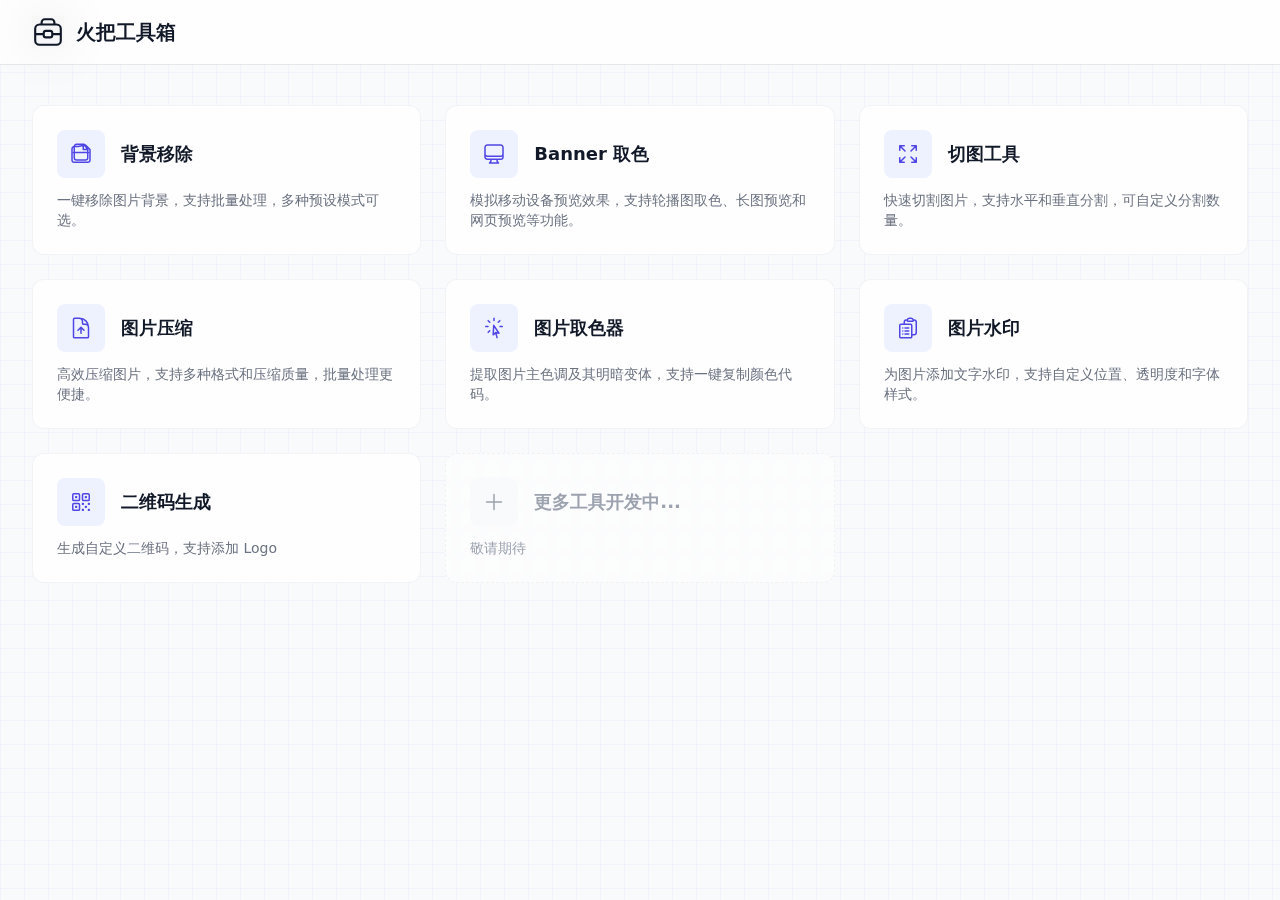
<file: index.html>
<!DOCTYPE html>
<html lang="zh" class="h-full">
<head>
    <meta charset="UTF-8">
    <meta name="viewport" content="width=device-width, initial-scale=1.0">
    <title>工具箱</title>
    <!-- Tailwind CSS -->
    <script src="lib/tailwind.min.js"></script>
    <style>
        .tool-card::before {
            content: '';
            position: absolute;
            inset: 0;
            background: linear-gradient(to bottom right, rgba(79, 70, 229, 0.05) 0%, rgba(99, 102, 241, 0.05) 100%);
            border-radius: inherit;
            z-index: 0;
            opacity: 0;
            transition: opacity 0.3s ease;
        }
        .tool-card:hover::before {
            opacity: 1;
        }
        .bg-grid {
            background-image: linear-gradient(to right, rgba(99, 102, 241, 0.05) 1px, transparent 1px),
                            linear-gradient(to bottom, rgba(99, 102, 241, 0.05) 1px, transparent 1px);
            background-size: 24px 24px;
        }
    </style>
</head>
<body class="h-full bg-gray-50 bg-grid">
    <div class="min-h-full">
        <!-- 导航栏 -->
        <nav class="bg-white/80 backdrop-blur-sm border-b border-gray-200 sticky top-0 z-50">
            <div class="mx-auto max-w-7xl px-4 sm:px-6 lg:px-8">
                <div class="flex h-16 justify-between items-center">
                    <div class="flex items-center gap-x-3">
                        <div class="relative">
                            <svg t="1737523047202" class="h-8 w-8 text-gray-900" viewBox="0 0 1024 1024" version="1.1" xmlns="http://www.w3.org/2000/svg" p-id="1604" width="200" height="200">
                                <path d="M0 0h1024v1024H0z" fill="#202425" opacity=".01" p-id="1605"></path>
                                <path d="M409.6 68.266667a136.533333 136.533333 0 0 0-136.533333 136.533333v34.133333H238.933333a170.666667 170.666667 0 0 0-170.666666 170.666667v375.466667a170.666667 170.666667 0 0 0 170.666666 170.666666h546.133334a170.666667 170.666667 0 0 0 170.666666-170.666666V409.6a170.666667 170.666667 0 0 0-170.666666-170.666667h-34.133334V204.8a136.533333 136.533333 0 0 0-136.533333-136.533333h-204.8z m477.866667 477.866666h-204.8a102.4 102.4 0 0 0-102.4-102.4h-136.533334a102.4 102.4 0 0 0-102.4 102.4H136.533333v-136.533333a102.4 102.4 0 0 1 102.4-102.4h546.133334a102.4 102.4 0 0 1 102.4 102.4v136.533333z m-204.8 68.266667h204.8v170.666667a102.4 102.4 0 0 1-102.4 102.4H238.933333a102.4 102.4 0 0 1-102.4-102.4v-170.666667h204.8a102.4 102.4 0 0 0 102.4 102.4h136.533334a102.4 102.4 0 0 0 102.4-102.4z m-68.266667-34.133333v34.133333a34.133333 34.133333 0 0 1-34.133333 34.133333h-136.533334a34.133333 34.133333 0 0 1-34.133333-34.133333v-68.266667a34.133333 34.133333 0 0 1 34.133333-34.133333h136.533334a34.133333 34.133333 0 0 1 34.133333 34.133333v34.133334z m68.266667-341.333334H341.333333V204.8a68.266667 68.266667 0 0 1 68.266667-68.266667h204.8a68.266667 68.266667 0 0 1 68.266667 68.266667v34.133333z" fill="currentColor" p-id="1606"></path>
                            </svg>
                            <div class="absolute inset-0 bg-gray-900/10 blur-xl rounded-full"></div>
                        </div>
                        <span class="text-xl font-bold text-gray-900">火把工具箱</span>
                    </div>
                </div>
            </div>
        </nav>

        <main>
            <div class="mx-auto max-w-7xl py-10 sm:px-6 lg:px-8">
                <!-- 工具列表 -->
                <div class="grid grid-cols-1 gap-6 sm:grid-cols-2 lg:grid-cols-3">
                    <!-- 背景移除工具 -->
                    <a href="tools/remove-bg/index.html" class="tool-card group relative rounded-xl border border-gray-200/50 bg-white/80 backdrop-blur-sm p-6 transition-all hover:shadow-lg hover:shadow-indigo-500/5 hover:border-indigo-100">
                        <div class="relative z-10">
                            <div class="flex items-center gap-x-4">
                                <div class="inline-flex h-12 w-12 items-center justify-center rounded-lg bg-indigo-50 text-indigo-600 group-hover:bg-indigo-100 transition-colors">
                                    <svg class="h-6 w-6" fill="none" viewBox="0 0 24 24" stroke-width="1.5" stroke="currentColor">
                                        <path stroke-linecap="round" stroke-linejoin="round" d="M9.75 2.25H7.5a2.25 2.25 0 00-2.25 2.25v11.25c0 1.24 1.01 2.25 2.25 2.25h9a2.25 2.25 0 002.25-2.25V7.5L15 2.25h-5.25z M14.25 3v4.5h4.5M19.5 10.5h-15m4.5-6H5.25a2.25 2.25 0 00-2.25 2.25v11.25c0 1.24 1.01 2.25 2.25 2.25h13.5a2.25 2.25 0 002.25-2.25V7.5L16.5 3z" />
                                    </svg>
                                </div>
                                <h3 class="text-lg font-semibold text-gray-900 group-hover:text-indigo-600 transition-colors">背景移除</h3>
                            </div>
                            <p class="mt-3 text-sm text-gray-500">一键移除图片背景，支持批量处理，多种预设模式可选。</p>
                        </div>
                    </a>

                    <!-- Banner 取色工具 -->
                    <a href="tools/banner-color/index.html" class="tool-card group relative rounded-xl border border-gray-200/50 bg-white/80 backdrop-blur-sm p-6 transition-all hover:shadow-lg hover:shadow-indigo-500/5 hover:border-indigo-100">
                        <div class="relative z-10">
                            <div class="flex items-center gap-x-4">
                                <div class="inline-flex h-12 w-12 items-center justify-center rounded-lg bg-indigo-50 text-indigo-600 group-hover:bg-indigo-100 transition-colors">
                                    <svg class="h-6 w-6" fill="none" viewBox="0 0 24 24" stroke-width="1.5" stroke="currentColor">
                                        <path stroke-linecap="round" stroke-linejoin="round" d="M9 17.25v1.007a3 3 0 01-.879 2.122L7.5 21h9l-.621-.621A3 3 0 0115 18.257V17.25m6-12V15a2.25 2.25 0 01-2.25 2.25H5.25A2.25 2.25 0 013 15V5.25m18 0A2.25 2.25 0 0018.75 3H5.25A2.25 2.25 0 003 5.25m18 0V12a2.25 2.25 0 01-2.25 2.25H5.25A2.25 2.25 0 013 12V5.25" />
                                    </svg>
                                </div>
                                <h3 class="text-lg font-semibold text-gray-900 group-hover:text-indigo-600 transition-colors">Banner 取色</h3>
                            </div>
                            <p class="mt-3 text-sm text-gray-500">模拟移动设备预览效果，支持轮播图取色、长图预览和网页预览等功能。</p>
                        </div>
                    </a>

                    <!-- 切图工具 -->
                    <a href="tools/split-images/index.html" class="tool-card group relative rounded-xl border border-gray-200/50 bg-white/80 backdrop-blur-sm p-6 transition-all hover:shadow-lg hover:shadow-indigo-500/5 hover:border-indigo-100">
                        <div class="relative z-10">
                            <div class="flex items-center gap-x-4">
                                <div class="inline-flex h-12 w-12 items-center justify-center rounded-lg bg-indigo-50 text-indigo-600 group-hover:bg-indigo-100 transition-colors">
                                    <svg class="h-6 w-6" fill="none" viewBox="0 0 24 24" stroke-width="1.5" stroke="currentColor">
                                        <path stroke-linecap="round" stroke-linejoin="round" d="M3.75 3.75v4.5m0-4.5h4.5m-4.5 0L9 9M3.75 20.25v-4.5m0 4.5h4.5m-4.5 0L9 15M20.25 3.75h-4.5m4.5 0v4.5m0-4.5L15 9m5.25 11.25h-4.5m4.5 0v-4.5m0 4.5L15 15" />
                                    </svg>
                                </div>
                                <h3 class="text-lg font-semibold text-gray-900 group-hover:text-indigo-600 transition-colors">切图工具</h3>
                            </div>
                            <p class="mt-3 text-sm text-gray-500">快速切割图片，支持水平和垂直分割，可自定义分割数量。</p>
                        </div>
                    </a>

                    <!-- 图片压缩 -->
                    <a href="tools/compress-images/index.html" class="tool-card group relative rounded-xl border border-gray-200/50 bg-white/80 backdrop-blur-sm p-6 transition-all hover:shadow-lg hover:shadow-indigo-500/5 hover:border-indigo-100">
                        <div class="relative z-10">
                            <div class="flex items-center gap-x-4">
                                <div class="inline-flex h-12 w-12 items-center justify-center rounded-lg bg-indigo-50 text-indigo-600 group-hover:bg-indigo-100 transition-colors">
                                    <svg class="h-6 w-6" fill="none" viewBox="0 0 24 24" stroke-width="1.5" stroke="currentColor">
                                        <path stroke-linecap="round" stroke-linejoin="round" d="M19.5 14.25v-2.625a3.375 3.375 0 00-3.375-3.375h-1.5A1.125 1.125 0 0113.5 7.125v-1.5a3.375 3.375 0 00-3.375-3.375H8.25m6.75 12l-3-3m0 0l-3 3m3-3v6m-1.5-15H5.625c-.621 0-1.125.504-1.125 1.125v17.25c0 .621.504 1.125 1.125 1.125h12.75c.621 0 1.125-.504 1.125-1.125V11.25a9 9 0 00-9-9z" />
                                    </svg>
                                </div>
                                <h3 class="text-lg font-semibold text-gray-900 group-hover:text-indigo-600 transition-colors">图片压缩</h3>
                            </div>
                            <p class="mt-3 text-sm text-gray-500">高效压缩图片，支持多种格式和压缩质量，批量处理更便捷。</p>
                        </div>
                    </a>

                    <!-- 图片取色器 -->
                    <a href="tools/color-picker/index.html" class="tool-card group relative rounded-xl border border-gray-200/50 bg-white/80 backdrop-blur-sm p-6 transition-all hover:shadow-lg hover:shadow-indigo-500/5 hover:border-indigo-100">
                        <div class="relative z-10">
                            <div class="flex items-center gap-x-4">
                                <div class="inline-flex h-12 w-12 items-center justify-center rounded-lg bg-indigo-50 text-indigo-600 group-hover:bg-indigo-100 transition-colors">
                                    <svg class="h-6 w-6" fill="none" viewBox="0 0 24 24" stroke-width="1.5" stroke="currentColor">
                                        <path stroke-linecap="round" stroke-linejoin="round" d="M15.042 21.672L13.684 16.6m0 0l-2.51 2.225.569-9.47 5.227 7.917-3.286-.672zM12 2.25V4.5m5.834.166l-1.591 1.591M20.25 10.5H18M7.757 14.743l-1.59 1.59M6 10.5H3.75m4.007-4.243l-1.59-1.59" />
                                    </svg>
                                </div>
                                <h3 class="text-lg font-semibold text-gray-900 group-hover:text-indigo-600 transition-colors">图片取色器</h3>
                            </div>
                            <p class="mt-3 text-sm text-gray-500">提取图片主色调及其明暗变体，支持一键复制颜色代码。</p>
                        </div>
                    </a>

                    <!-- 图片水印工具 -->
                    <a href="tools/watermark/index.html" class="tool-card group relative rounded-xl border border-gray-200/50 bg-white/80 backdrop-blur-sm p-6 transition-all hover:shadow-lg hover:shadow-indigo-500/5 hover:border-indigo-100">
                        <div class="relative z-10">
                            <div class="flex items-center gap-x-4">
                                <div class="inline-flex h-12 w-12 items-center justify-center rounded-lg bg-indigo-50 text-indigo-600 group-hover:bg-indigo-100 transition-colors">
                                    <svg class="h-6 w-6" fill="none" viewBox="0 0 24 24" stroke-width="1.5" stroke="currentColor">
                                        <path stroke-linecap="round" stroke-linejoin="round" d="M9 12h3.75M9 15h3.75M9 18h3.75m3 .75H18a2.25 2.25 0 002.25-2.25V6.108c0-1.135-.845-2.098-1.976-2.192a48.424 48.424 0 00-1.123-.08m-5.801 0c-.065.21-.1.433-.1.664 0 .414.336.75.75.75h4.5a.75.75 0 00.75-.75 2.25 2.25 0 00-.1-.664m-5.8 0A2.251 2.251 0 0113.5 2.25H15c1.012 0 1.867.668 2.15 1.586m-5.8 0c-.376.023-.75.05-1.124.08C9.095 4.01 8.25 4.973 8.25 6.108V8.25m0 0H4.875c-.621 0-1.125.504-1.125 1.125v11.25c0 .621.504 1.125 1.125 1.125h9.75c.621 0 1.125-.504 1.125-1.125V9.375c0-.621-.504-1.125-1.125-1.125H8.25zM6.75 12h.008v.008H6.75V12zm0 3h.008v.008H6.75V15zm0 3h.008v.008H6.75V18z" />
                                    </svg>
                                </div>
                                <h3 class="text-lg font-semibold text-gray-900 group-hover:text-indigo-600 transition-colors">图片水印</h3>
                            </div>
                            <p class="mt-3 text-sm text-gray-500">为图片添加文字水印，支持自定义位置、透明度和字体样式。</p>
                        </div>
                    </a>

                    <!-- 二维码生成 -->
                    <a href="tools/qrcode/index.html" class="tool-card group relative rounded-xl border border-gray-200/50 bg-white/80 backdrop-blur-sm p-6 transition-all hover:shadow-lg hover:shadow-indigo-500/5 hover:border-indigo-100">
                        <div class="relative z-10">
                            <div class="flex items-center gap-x-4">
                                <div class="inline-flex h-12 w-12 items-center justify-center rounded-lg bg-indigo-50 text-indigo-600 group-hover:bg-indigo-100 transition-colors">
                                    <svg class="h-6 w-6" fill="none" viewBox="0 0 24 24" stroke-width="1.5" stroke="currentColor">
                                        <path stroke-linecap="round" stroke-linejoin="round" d="M3.75 4.875c0-.621.504-1.125 1.125-1.125h4.5c.621 0 1.125.504 1.125 1.125v4.5c0 .621-.504 1.125-1.125 1.125h-4.5A1.125 1.125 0 0 1 3.75 9.375v-4.5ZM3.75 14.625c0-.621.504-1.125 1.125-1.125h4.5c.621 0 1.125.504 1.125 1.125v4.5c0 .621-.504 1.125-1.125 1.125h-4.5a1.125 1.125 0 0 1-1.125-1.125v-4.5ZM13.5 4.875c0-.621.504-1.125 1.125-1.125h4.5c.621 0 1.125.504 1.125 1.125v4.5c0 .621-.504 1.125-1.125 1.125h-4.5A1.125 1.125 0 0 1 13.5 9.375v-4.5Z" />
                                        <path stroke-linecap="round" stroke-linejoin="round" d="M6.75 6.75h.75v.75h-.75v-.75ZM6.75 16.5h.75v.75h-.75v-.75ZM16.5 6.75h.75v.75h-.75v-.75ZM13.5 13.5h.75v.75h-.75v-.75ZM13.5 19.5h.75v.75h-.75v-.75ZM19.5 13.5h.75v.75h-.75v-.75ZM19.5 19.5h.75v.75h-.75v-.75ZM16.5 16.5h.75v.75h-.75v-.75Z" />
                                    </svg>
                                </div>
                                <h3 class="text-lg font-semibold text-gray-900 group-hover:text-indigo-600 transition-colors">二维码生成</h3>
                            </div>
                            <p class="mt-3 text-sm text-gray-500">生成自定义二维码，支持添加 Logo</p>
                        </div>
                    </a>

                    <!-- 更多工具 -->
                    <div class="tool-card group relative rounded-xl border border-dashed border-gray-200/50 bg-white/50 backdrop-blur-sm p-6">
                        <div class="relative z-10">
                            <div class="flex items-center gap-x-4">
                                <div class="inline-flex h-12 w-12 items-center justify-center rounded-lg bg-gray-50 text-gray-400">
                                    <svg class="h-6 w-6" fill="none" viewBox="0 0 24 24" stroke-width="1.5" stroke="currentColor">
                                        <path stroke-linecap="round" stroke-linejoin="round" d="M12 4.5v15m7.5-7.5h-15" />
                                    </svg>
                                </div>
                                <h3 class="text-lg font-semibold text-gray-400">更多工具开发中...</h3>
                            </div>
                            <p class="mt-3 text-sm text-gray-400">敬请期待</p>
                        </div>
                    </div>
                </div>
            </div>
        </main>
    </div>
</body>
</html>
</file>
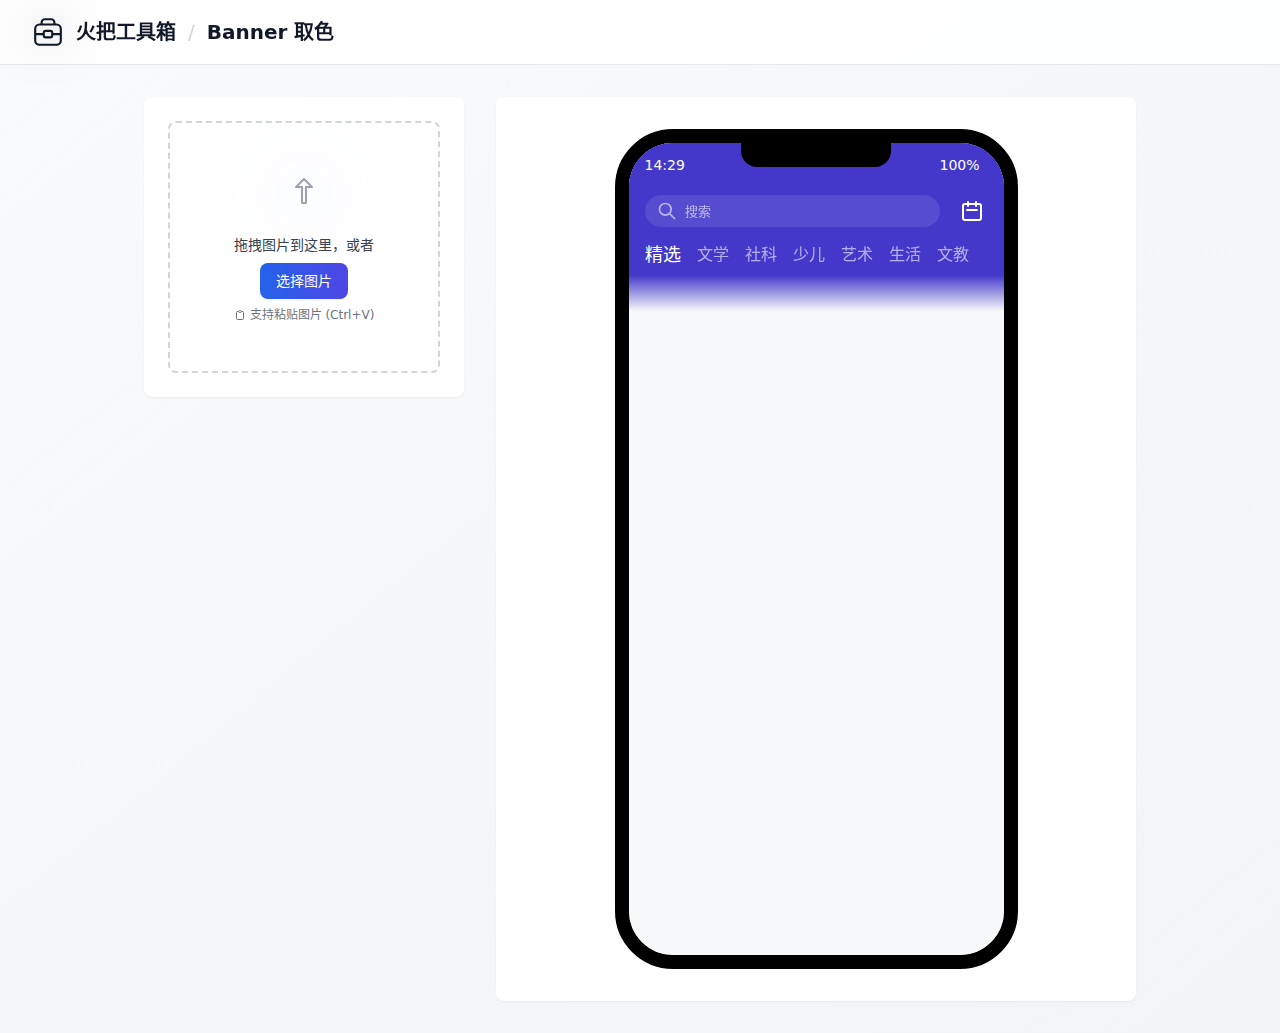
<file: tools/banner-color/index.html>
<!DOCTYPE html>
<html lang="zh-CN">
<head>
    <meta charset="UTF-8">
    <meta name="viewport" content="width=device-width, initial-scale=1.0">
    <title>Banner 取色 - 火把工具箱</title>
    <script src="../../lib/tailwind.min.js"></script>
    <link rel="stylesheet" href="../../lib/swiper-bundle.min.css">
    <link rel="stylesheet" href="style.css">
</head>
<body class="bg-gradient-to-br from-gray-50 to-gray-100 min-h-screen">
    <!-- 导航栏 -->
    <nav class="bg-white/80 backdrop-blur-sm border-b border-gray-200 sticky top-0 z-50">
        <div class="mx-auto max-w-7xl px-4 sm:px-6 lg:px-8">
            <div class="flex h-16 items-center">
                <div class="flex items-center gap-x-3">
                    <a href="../../index.html" class="flex items-center gap-x-3">
                        <div class="relative">
                            <svg t="1737523047202" class="h-8 w-8 text-gray-900" viewBox="0 0 1024 1024" version="1.1" xmlns="http://www.w3.org/2000/svg" p-id="1604" width="200" height="200">
                                <path d="M0 0h1024v1024H0z" fill="#202425" opacity=".01" p-id="1605"></path>
                                <path d="M409.6 68.266667a136.533333 136.533333 0 0 0-136.533333 136.533333v34.133333H238.933333a170.666667 170.666667 0 0 0-170.666666 170.666667v375.466667a170.666667 170.666667 0 0 0 170.666666 170.666666h546.133334a170.666667 170.666667 0 0 0 170.666666-170.666666V409.6a170.666667 170.666667 0 0 0-170.666666-170.666667h-34.133334V204.8a136.533333 136.533333 0 0 0-136.533333-136.533333h-204.8z m477.866667 477.866666h-204.8a102.4 102.4 0 0 0-102.4-102.4h-136.533334a102.4 102.4 0 0 0-102.4 102.4H136.533333v-136.533333a102.4 102.4 0 0 1 102.4-102.4h546.133334a102.4 102.4 0 0 1 102.4 102.4v136.533333z m-204.8 68.266667h204.8v170.666667a102.4 102.4 0 0 1-102.4 102.4H238.933333a102.4 102.4 0 0 1-102.4-102.4v-170.666667h204.8a102.4 102.4 0 0 0 102.4 102.4h136.533334a102.4 102.4 0 0 0 102.4-102.4z m-68.266667-34.133333v34.133333a34.133333 34.133333 0 0 1-34.133333 34.133333h-136.533334a34.133333 34.133333 0 0 1-34.133333-34.133333v-68.266667a34.133333 34.133333 0 0 1 34.133333-34.133333h136.533334a34.133333 34.133333 0 0 1 34.133333 34.133333v34.133334z m68.266667-341.333334H341.333333V204.8a68.266667 68.266667 0 0 1 68.266667-68.266667h204.8a68.266667 68.266667 0 0 1 68.266667 68.266667v34.133333z" fill="currentColor" p-id="1606"></path>
                            </svg>
                            <div class="absolute inset-0 bg-gray-900/10 blur-xl rounded-full"></div>
                        </div>
                        <span class="text-xl font-bold text-gray-900">火把工具箱</span>
                    </a>
                    <span class="text-gray-300 text-xl">/</span>
                    <span class="text-xl font-bold text-gray-900">Banner 取色</span>
                </div>
            </div>
        </div>
    </nav>

    <div class="container mx-auto px-4 py-8 max-w-5xl">
        <!-- 主体内容 -->
        <div class="flex gap-8">
            <!-- 左侧控制面板 -->
            <div class="w-80 flex-shrink-0">
                <div class="bg-white shadow-sm rounded-lg p-6 max-h-[calc(100vh-120px)] overflow-y-auto">
                    <div class="space-y-6">
                        <!-- Banner模式输入 -->
                        <div>
                            <!-- 上传按钮 -->
                            <div id="dropZone" class="border-2 border-dashed border-gray-300 rounded-lg p-12 transition-all duration-300 ease-in-out hover:border-indigo-500 hover:bg-indigo-50/50 group">
                                <div class="flex flex-col items-center justify-center space-y-4">
                                    <div class="relative">
                                        <svg class="mx-auto h-12 w-12 text-gray-400" stroke="currentColor" fill="none" viewBox="0 0 48 48">
                                            <path d="M24 8l-8 8h6v16h4V16h6l-8-8z" stroke-width="2" stroke-linecap="round" stroke-linejoin="round"/>
                                        </svg>
                                        <div class="absolute inset-0 bg-gradient-to-br from-blue-500/10 to-indigo-500/10 rounded-full blur-2xl"></div>
                                    </div>
                                    <div class="text-center">
                                        <p class="text-sm font-medium text-gray-700">拖拽图片到这里，或者</p>
                                        <input type="file" id="bannerImageInput" class="hidden" multiple accept="image/*">
                                        <button onclick="document.getElementById('bannerImageInput').click()" 
                                                class="mt-2 px-4 py-2 bg-gradient-to-r from-blue-600 to-indigo-600 text-white text-sm rounded-lg hover:from-blue-700 hover:to-indigo-700 focus:outline-none focus:ring-2 focus:ring-blue-500/50 focus:ring-offset-2 transition-all shadow-sm">
                                            选择图片
                                        </button>
                                        <p class="mt-2 text-xs text-gray-500 flex items-center justify-center">
                                            <svg class="w-3 h-3 mr-1" fill="none" stroke="currentColor" viewBox="0 0 24 24">
                                                <path stroke-linecap="round" stroke-linejoin="round" stroke-width="2" d="M9 5H7a2 2 0 00-2 2v12a2 2 0 002 2h10a2 2 0 002-2V7a2 2 0 00-2-2h-2M9 5a2 2 0 002 2h2a2 2 0 002-2M9 5a2 2 0 012-2h2a2 2 0 012 2"/>
                                            </svg>
                                            支持粘贴图片 (Ctrl+V)
                                        </p>
                                    </div>
                                </div>
                            </div>

                            <!-- 已上传图片预览 -->
                            <div id="uploadedImages" class="hidden mt-6">
                                <div class="text-sm font-medium text-gray-700 mb-2">已上传图片</div>
                                <div class="space-y-3">
                                    <!-- 图片列表将动态添加 -->
                                </div>
                            </div>
                        </div>
                    </div>
                </div>
            </div>

            <!-- 右侧预览区域 -->
            <div class="flex-1 flex items-center justify-center bg-white shadow-sm rounded-lg p-8">
                <!-- iOS 设备模拟器 -->
                <div class="ios-device relative" style="width: 403px; height: 840px;">
                    <!-- 设备外壳 -->
                    <div class="absolute inset-0 border-[14px] border-black rounded-[58px] bg-white">
                        <!-- 刘海 -->
                        <div class="absolute top-0 left-1/2 -translate-x-1/2 w-[40%] h-[24px] bg-black rounded-b-[16px] z-20"></div>
                        <!-- 屏幕内容 -->
                        <div class="device-screen w-full h-full">
                            <div id="previewContent" class="preview-content w-full h-[768px] hide-scrollbar overflow-auto">
                                <!-- 顶部区域 -->
                                <div class="top-section">
                                    <!-- 状态栏 -->
                                    <div class="status-bar">
                                        <div class="flex justify-between items-center w-full">
                                            <div class="flex items-center gap-2">
                                                <span id="time">9:41</span>
                                            </div>
                                            <div class="flex items-center gap-2">
                                                <span>100%</span>
                                                <div class="battery-icon">
                                                    <div class="battery-level"></div>
                                                </div>
                                            </div>
                                        </div>
                                    </div>

                                    <!-- 搜索栏 -->
                                    <div class="search-bar flex items-center gap-4">
                                        <div class="search-input-wrapper relative">
                                            <svg class="absolute left-3 top-1/2 -translate-y-1/2 w-5 h-5 opacity-60" fill="none" stroke="currentColor" viewBox="0 0 24 24">
                                                <path stroke-linecap="round" stroke-linejoin="round" stroke-width="2" d="M21 21l-6-6m2-5a7 7 0 11-14 0 7 7 0 0114 0z" />
                                            </svg>
                                            <input type="search" class="search-input" placeholder="搜索">
                                        </div>
                                        <button class="punch-button">
                                            <svg class="w-6 h-6" fill="none" stroke="currentColor" viewBox="0 0 24 24">
                                                <path stroke-linecap="round" stroke-linejoin="round" stroke-width="2" d="M8 7V3m8 4V3m-9 8h10M5 21h14a2 2 0 002-2V7a2 2 0 00-2-2H5a2 2 0 00-2 2v12a2 2 0 002 2z" />
                                            </svg>
                                        </button>
                                    </div>

                                    <!-- 标签栏 -->
                                    <div class="tags-bar">
                                        <div class="tags-list">
                                            <span class="tag active">精选</span>
                                            <span class="tag">文学</span>
                                            <span class="tag">社科</span>
                                            <span class="tag">少儿</span>
                                            <span class="tag">艺术</span>
                                            <span class="tag">生活</span>
                                            <span class="tag">文教</span>
                                        </div>
                                    </div>
                                </div>

                                <!-- 轮播区域 -->
                                <div class="swiper-section">
                                    <div class="swiper-container">
                                        <div class="swiper-wrapper">
                                            <!-- 轮播图内容将动态添加 -->
                                        </div>
                                        <div class="swiper-pagination"></div>
                                    </div>
                                </div>

                                <!-- 内容区域 -->
                                <div class="content-section">
                                    <!-- 内容将在这里显示 -->
                                </div>
                            </div>
                        </div>
                    </div>
                </div>
            </div>
        </div>
    </div>

    <script src="../../lib/swiper-bundle.min.js"></script>
    <script src="script.js"></script>
</body>
</html>
</file>
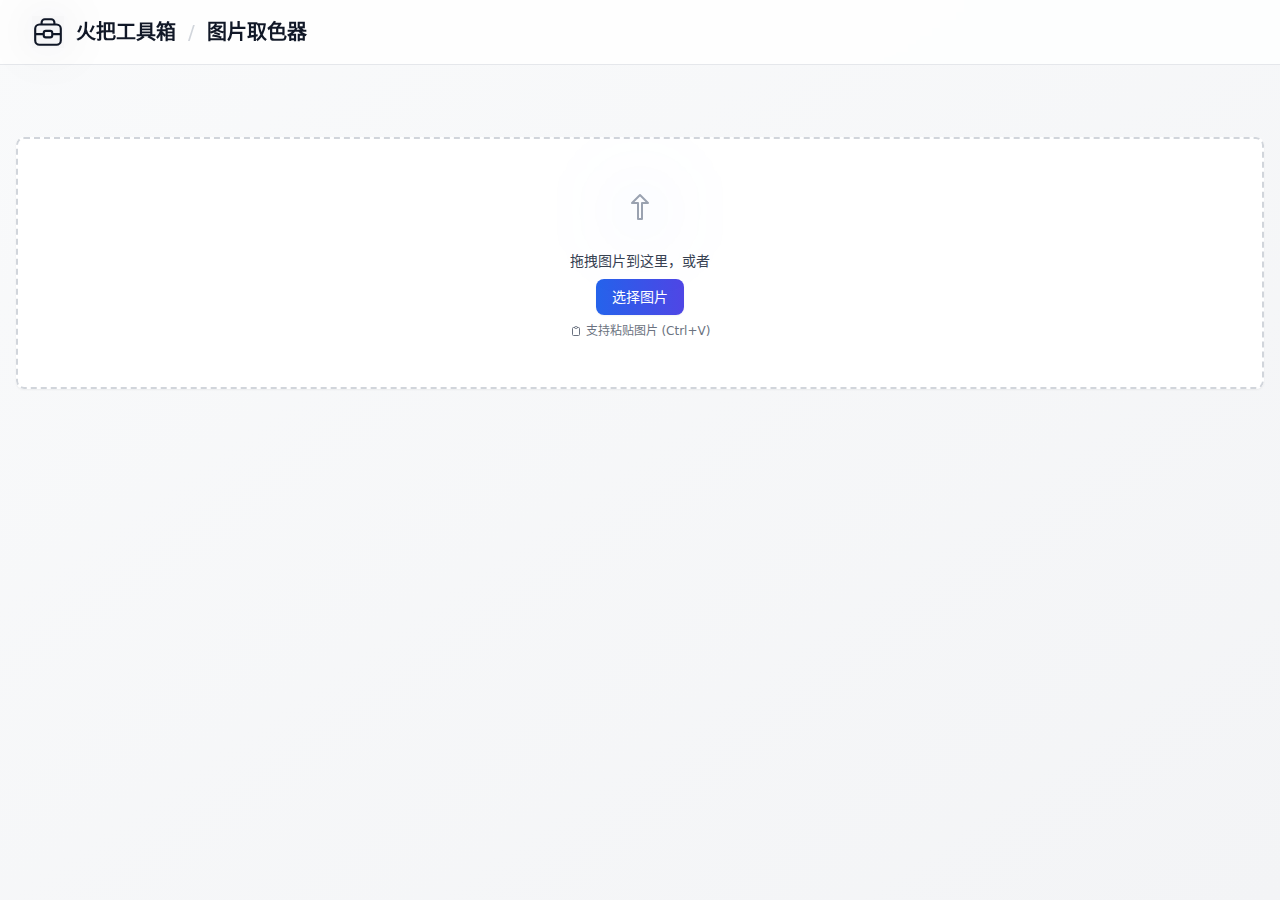
<file: tools/color-picker/index.html>
<!DOCTYPE html>
<html lang="zh-CN">

<head>
    <meta charset="UTF-8">
    <meta name="viewport" content="width=device-width, initial-scale=1.0">
    <title>图片取色器 - 火把工具箱</title>
    <script src="../../lib/tailwind.min.js"></script>
    <script src="color-thief.js"></script>
    <link rel="stylesheet" href="style.css">
</head>

<body class="bg-gradient-to-br from-gray-50 to-gray-100 min-h-screen">
    <!-- 导航栏 -->
    <nav class="bg-white/80 backdrop-blur-sm border-b border-gray-200 sticky top-0 z-50">
        <div class="mx-auto max-w-7xl px-4 sm:px-6 lg:px-8">
            <div class="flex h-16 items-center">
                <div class="flex items-center gap-x-3">
                    <a href="../../index.html" class="flex items-center gap-x-3">
                        <div class="relative">
                            <svg t="1737523047202" class="h-8 w-8 text-gray-900" viewBox="0 0 1024 1024" version="1.1" xmlns="http://www.w3.org/2000/svg" p-id="1604" width="200" height="200">
                                <path d="M0 0h1024v1024H0z" fill="#202425" opacity=".01" p-id="1605"></path>
                                <path d="M409.6 68.266667a136.533333 136.533333 0 0 0-136.533333 136.533333v34.133333H238.933333a170.666667 170.666667 0 0 0-170.666666 170.666667v375.466667a170.666667 170.666667 0 0 0 170.666666 170.666666h546.133334a170.666667 170.666667 0 0 0 170.666666-170.666666V409.6a170.666667 170.666667 0 0 0-170.666666-170.666667h-34.133334V204.8a136.533333 136.533333 0 0 0-136.533333-136.533333h-204.8z m477.866667 477.866666h-204.8a102.4 102.4 0 0 0-102.4-102.4h-136.533334a102.4 102.4 0 0 0-102.4 102.4H136.533333v-136.533333a102.4 102.4 0 0 1 102.4-102.4h546.133334a102.4 102.4 0 0 1 102.4 102.4v136.533333z m-204.8 68.266667h204.8v170.666667a102.4 102.4 0 0 1-102.4 102.4H238.933333a102.4 102.4 0 0 1-102.4-102.4v-170.666667h204.8a102.4 102.4 0 0 0 102.4 102.4h136.533334a102.4 102.4 0 0 0 102.4-102.4z m-68.266667-34.133333v34.133333a34.133333 34.133333 0 0 1-34.133333 34.133333h-136.533334a34.133333 34.133333 0 0 1-34.133333-34.133333v-68.266667a34.133333 34.133333 0 0 1 34.133333-34.133333h136.533334a34.133333 34.133333 0 0 1 34.133333 34.133333v34.133334z m68.266667-341.333334H341.333333V204.8a68.266667 68.266667 0 0 1 68.266667-68.266667h204.8a68.266667 68.266667 0 0 1 68.266667 68.266667v34.133333z" fill="currentColor" p-id="1606"></path>
                            </svg>
                            <div class="absolute inset-0 bg-gray-900/10 blur-xl rounded-full"></div>
                        </div>
                        <span class="text-xl font-bold text-gray-900">火把工具箱</span>
                    </a>
                    <span class="text-gray-300 text-xl">/</span>
                    <span class="text-xl font-bold text-gray-900">图片取色器</span>
                </div>
            </div>
        </div>
    </nav>

    <div class="container mx-auto px-4 py-8 max-w-7xl">
        <div class="min-h-full">
            <!-- 主体内容 -->
            <div class="py-10">
                <main class="mx-auto max-w-7xl">
                    <div class="bg-white shadow-sm rounded-lg overflow-hidden">
                        <!-- 上传区域 -->
                        <div id="dropZone" class="border-2 border-dashed border-gray-300 rounded-lg p-12 transition-all duration-300 ease-in-out hover:border-indigo-500 hover:bg-indigo-50/50 group">
                            <div class="flex flex-col items-center justify-center space-y-4">
                                <div class="relative">
                                    <svg class="mx-auto h-12 w-12 text-gray-400" stroke="currentColor" fill="none" viewBox="0 0 48 48">
                                        <path d="M24 8l-8 8h6v16h4V16h6l-8-8z" stroke-width="2" stroke-linecap="round" stroke-linejoin="round"/>
                                    </svg>
                                    <div class="absolute inset-0 bg-gradient-to-br from-blue-500/10 to-indigo-500/10 rounded-full blur-2xl"></div>
                                </div>
                                <div class="text-center">
                                    <p class="text-sm font-medium text-gray-700">拖拽图片到这里，或者</p>
                                    <input type="file" id="fileInput" class="hidden" accept="image/*" multiple>
                                    <button onclick="document.getElementById('fileInput').click()" 
                                            class="mt-2 px-4 py-2 bg-gradient-to-r from-blue-600 to-indigo-600 text-white text-sm rounded-lg hover:from-blue-700 hover:to-indigo-700 focus:outline-none focus:ring-2 focus:ring-blue-500/50 focus:ring-offset-2 transition-all shadow-sm">
                                        选择图片
                                    </button>
                                    <p class="mt-2 text-xs text-gray-500 flex items-center justify-center">
                                        <svg class="w-3 h-3 mr-1" fill="none" stroke="currentColor" viewBox="0 0 24 24">
                                            <path stroke-linecap="round" stroke-linejoin="round" stroke-width="2" d="M9 5H7a2 2 0 00-2 2v12a2 2 0 002 2h10a2 2 0 002-2V7a2 2 0 00-2-2h-2M9 5a2 2 0 002 2h2a2 2 0 002-2M9 5a2 2 0 012-2h2a2 2 0 012 2"/>
                                        </svg>
                                        支持粘贴图片 (Ctrl+V)
                                    </p>
                                </div>
                            </div>
                                            <path d="M9.25 13.25a.75.75 0 001.5 0V4.636l2.955 3.129a.75.75 0 001.09-1.03l-4.25-4.5a.75.75 0 00-1.09 0l-4.25 4.5a.75.75 0 101.09 1.03L9.25 4.636v8.614z" />
                                            <path d="M3.5 12.75a.75.75 0 00-1.5 0v2.5A2.75 2.75 0 004.75 18h10.5A2.75 2.75 0 0018 15.25v-2.5a.75.75 0 00-1.5 0v2.5c0 .69-.56 1.25-1.25 1.25H4.75c-.69 0-1.25-.56-1.25-1.25v-2.5z" />
                                        </svg>
                                       
                                    </button>
                                </div>
                            </div>
                        </div>

                        <!-- 图片预览和颜色展示区域 -->
                        <div id="imagePreviewContainer" class="hidden mt-8 px-6">
                            <div class="flex flex-col items-center">
                                <!-- 图片和颜色列表会动态添加到这里 -->
                            </div>
                        </div>
                    </div>
                </main>
            </div>
        </div>
    </div>

    <!-- 图片和颜色块模板 -->
    <template id="imageBlockTemplate">
        <div class="bg-white p-6 rounded-xl  w-full max-w-3xl">
            <div class="flex flex-col md:flex-row items-center justify-center gap-6">
                <!-- 图片 -->
                <div class="w-full md:w-[400px]">
                    <img class="preview-image w-full h-40 rounded-lg shadow-sm object-cover" src="" alt="预览图片">
                </div>
                <!-- 颜色展示 -->
                <div class="color-container flex flex-col gap-2">
                    <!-- 颜色卡片会动态添加到这里 -->
                </div>
            </div>
        </div>
    </template>

    <!-- 颜色卡片模板 -->
    <template id="colorTemplate">
        <div class="group relative cursor-pointer">
            <div class="color-box w-32 h-12 rounded shadow-sm flex items-center justify-center transition-all hover:brightness-90 active:brightness-75">
                <span class="text-sm font-medium color-hex transition-opacity"></span>
                <div class="absolute inset-0 bg-black/50 rounded opacity-0 group-hover:opacity-100 flex items-center justify-center transition-opacity">
                    <span class="text-sm text-white">点击复制</span>
                </div>
            </div>
        </div>
    </template>

    <!-- Toast 提示 -->
    <div id="toast" class="fixed bottom-4 right-4 transform translate-y-full opacity-0 transition-all duration-300 ease-in-out">
        <div class="bg-gray-900 text-white px-4 py-2 rounded-lg shadow-lg">
            <p class="text-sm">颜色代码已复制到剪贴板</p>
        </div>
    </div>

    <script>
        document.addEventListener('DOMContentLoaded', function() {
            const dropZone = document.getElementById('dropZone');
            const fileInput = document.getElementById('fileInput');
            const imagePreviewContainer = document.getElementById('imagePreviewContainer');
            const imageBlockTemplate = document.getElementById('imageBlockTemplate');
            const colorTemplate = document.getElementById('colorTemplate');
            const toast = document.getElementById('toast');
            const colorThief = new ColorThief();

            // 拖拽上传
            dropZone.addEventListener('dragover', (e) => {
                e.preventDefault();
                dropZone.classList.add('border-indigo-500', 'bg-indigo-50/50');
            });

            dropZone.addEventListener('dragleave', (e) => {
                e.preventDefault();
                dropZone.classList.remove('border-indigo-500', 'bg-indigo-50/50');
            });

            dropZone.addEventListener('drop', (e) => {
                e.preventDefault();
                dropZone.classList.remove('border-indigo-500', 'bg-indigo-50/50');
                handleFiles(e.dataTransfer.files);
            });

            // 文件选择
            fileInput.addEventListener('change', (e) => {
                handleFiles(e.target.files);
            });

            // 调整颜色亮度
            function adjustColor(color, factor) {
                return color.map(channel => Math.min(255, Math.max(0, channel + factor)));
            }

            // 计算文字颜色
            function getTextColor(rgbArr) {
                return 0.213 * rgbArr[0] + 0.715 * rgbArr[1] + 0.072 * rgbArr[2] > 255 / 2 ? '#000000' : '#ffffff';
            }

            // RGB 转 HEX
            function rgbToHex(r, g, b) {
                return "#" + ((1 << 24) + (r << 16) + (g << 8) + b).toString(16).slice(1).toUpperCase();
            }

            // 处理图片上传
            function handleFiles(files) {
                if (files.length > 0) {
                    imagePreviewContainer.classList.remove('hidden');
                }
                
                Array.from(files).forEach(file => {
                    if (file.type.startsWith('image/')) {
                        handleImageUpload(file);
                    }
                });
            }

            // 处理单个图片
            function handleImageUpload(file) {
                const reader = new FileReader();
                reader.onload = function(e) {
                    // 创建新的图片块
                    const imageBlock = imageBlockTemplate.content.cloneNode(true);
                    const img = imageBlock.querySelector('.preview-image');
                    const colorContainer = imageBlock.querySelector('.color-container');
                    
                    img.src = e.target.result;
                    img.onload = function() {
                        // 获取主色调
                        const dominantColor = colorThief.getColor(this);
                        const hexColor = rgbToHex(dominantColor[0], dominantColor[1], dominantColor[2]);

                        // 生成明暗变体
                        const lighterColor = adjustColor(dominantColor, 25);
                        const lighterHex = rgbToHex(lighterColor[0], lighterColor[1], lighterColor[2]);

                        const darkerColor = adjustColor(dominantColor, -25);
                        const darkerHex = rgbToHex(darkerColor[0], darkerColor[1], darkerColor[2]);
                        
                        // 显示颜色
                        [
                            { color: lighterColor, hex: lighterHex },
                            { color: dominantColor, hex: hexColor },
                            { color: darkerColor, hex: darkerHex }
                        ].forEach(({ color, hex }) => {
                            const colorCard = colorTemplate.content.cloneNode(true);
                            const colorBox = colorCard.querySelector('.color-box');
                            const hexText = colorCard.querySelector('.color-hex');
                            
                            colorBox.style.backgroundColor = `rgb(${color[0]}, ${color[1]}, ${color[2]})`;
                            hexText.textContent = hex;
                            hexText.style.color = getTextColor(color);
                            
                            // 添加点击复制功能
                            colorCard.querySelector('.group').addEventListener('click', () => {
                                navigator.clipboard.writeText(hex).then(() => {
                                    showToast(`颜色 ${hex} 复制成功`);
                                }).catch(() => {
                                    showToast(`颜色 ${hex} 复制失败`);
                                });
                            });
                            
                            colorContainer.appendChild(colorCard);
                        });
                    };
                    
                    // 添加到容器
                    imagePreviewContainer.querySelector('.flex').appendChild(imageBlock);
                };
                reader.readAsDataURL(file);
            }

            // 显示 Toast
            function showToast(message) {
                toast.classList.remove('translate-y-full', 'opacity-0');
                toast.querySelector('p').textContent = message;
                setTimeout(() => {
                    toast.classList.add('translate-y-full', 'opacity-0');
                }, 3000);
            }
        });
    </script>
</body>

</html>
</file>
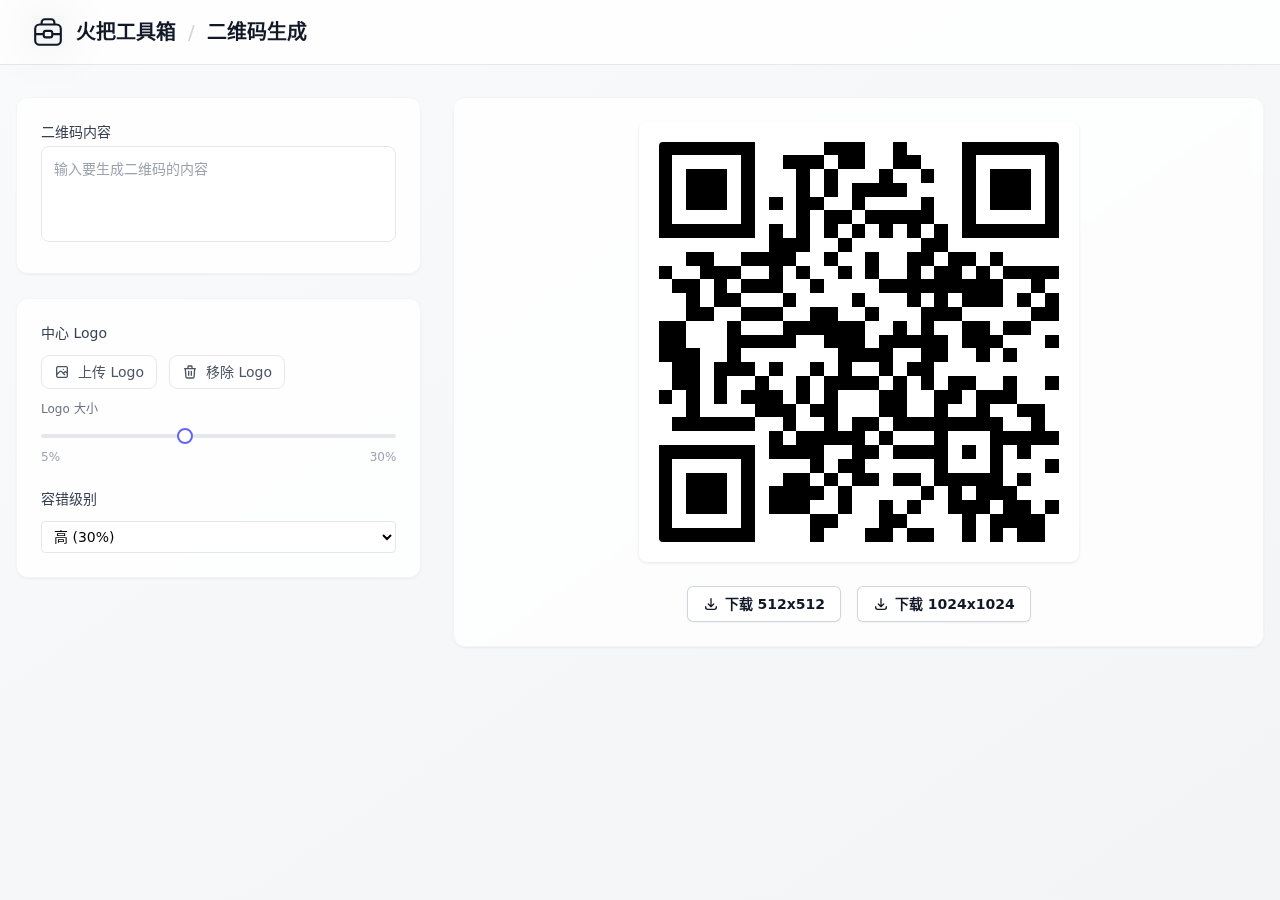
<file: tools/qrcode/index.html>
<!DOCTYPE html>
<html lang="zh-CN">
<head>
    <meta charset="UTF-8">
    <meta name="viewport" content="width=device-width, initial-scale=1.0">
    <title>二维码生成 - 火把工具箱</title>
    <script src="../../lib/tailwind.min.js"></script>
    <script src="../../lib/qrcode.min.js"></script>
    <link rel="stylesheet" href="style.css">
</head>
<body class="bg-gradient-to-br from-gray-50 to-gray-100 min-h-screen">
    <!-- 导航栏 -->
    <nav class="bg-white/80 backdrop-blur-sm border-b border-gray-200 sticky top-0 z-50">
        <div class="mx-auto max-w-7xl px-4 sm:px-6 lg:px-8">
            <div class="flex h-16 items-center">
                <div class="flex items-center gap-x-3">
                    <a href="../../index.html" class="flex items-center gap-x-3">
                        <div class="relative">
                            <svg t="1737523047202" class="h-8 w-8 text-gray-900" viewBox="0 0 1024 1024" version="1.1" xmlns="http://www.w3.org/2000/svg" p-id="1604" width="200" height="200">
                                <path d="M0 0h1024v1024H0z" fill="#202425" opacity=".01" p-id="1605"></path>
                                <path d="M409.6 68.266667a136.533333 136.533333 0 0 0-136.533333 136.533333v34.133333H238.933333a170.666667 170.666667 0 0 0-170.666666 170.666667v375.466667a170.666667 170.666667 0 0 0 170.666666 170.666666h546.133334a170.666667 170.666667 0 0 0 170.666666-170.666666V409.6a170.666667 170.666667 0 0 0-170.666666-170.666667h-34.133334V204.8a136.533333 136.533333 0 0 0-136.533333-136.533333h-204.8z m477.866667 477.866666h-204.8a102.4 102.4 0 0 0-102.4-102.4h-136.533334a102.4 102.4 0 0 0-102.4 102.4H136.533333v-136.533333a102.4 102.4 0 0 1 102.4-102.4h546.133334a102.4 102.4 0 0 1 102.4 102.4v136.533333z m-204.8 68.266667h204.8v170.666667a102.4 102.4 0 0 1-102.4 102.4H238.933333a102.4 102.4 0 0 1-102.4-102.4v-170.666667h204.8a102.4 102.4 0 0 0 102.4 102.4h136.533334a102.4 102.4 0 0 0 102.4-102.4z m-68.266667-34.133333v34.133333a34.133333 34.133333 0 0 1-34.133333 34.133333h-136.533334a34.133333 34.133333 0 0 1-34.133333-34.133333v-68.266667a34.133333 34.133333 0 0 1 34.133333-34.133333h136.533334a34.133333 34.133333 0 0 1 34.133333 34.133333v34.133334z m68.266667-341.333334H341.333333V204.8a68.266667 68.266667 0 0 1 68.266667-68.266667h204.8a68.266667 68.266667 0 0 1 68.266667 68.266667v34.133333z" fill="currentColor" p-id="1606"></path>
                            </svg>
                            <div class="absolute inset-0 bg-gray-900/10 blur-xl rounded-full"></div>
                        </div>
                        <span class="text-xl font-bold text-gray-900">火把工具箱</span>
                    </a>
                    <span class="text-gray-300 text-xl">/</span>
                    <span class="text-xl font-bold text-gray-900">二维码生成</span>
                </div>
            </div>
        </div>
    </nav>

    <div class="container mx-auto px-4 py-8 max-w-7xl">
        <div class="flex gap-8">
            <!-- 左侧设置区域 -->
            <div class="w-1/3 space-y-6">
                <!-- 内容输入 -->
                <div class="bg-white/80 backdrop-blur-sm rounded-xl shadow-sm border border-gray-100 overflow-hidden">
                    <div class="p-6">
                        <div class="space-y-4">
                            <div>
                                <label class="block text-sm font-medium text-gray-700 mb-1">二维码内容</label>
                                <textarea 
                                    id="qrContent"
                                    class="w-full h-24 p-3 border border-gray-200 rounded-lg focus:ring-2 focus:ring-blue-500/20 focus:border-blue-500 bg-white/50 backdrop-blur-sm transition-all text-sm resize-none"
                                    placeholder="输入要生成二维码的内容"></textarea>
                            </div>
                        </div>
                    </div>
                </div>

                <!-- 样式设置 -->
                <div class="bg-white/80 backdrop-blur-sm rounded-xl shadow-sm border border-gray-100 overflow-hidden">
                    <div class="p-6 space-y-6">
                        <!-- Logo 设置 -->
                        <div>
                            <label class="block text-sm font-medium text-gray-700 mb-3">中心 Logo</label>
                            <div class="space-y-3">
                                <div class="flex items-center gap-3">
                                    <input type="file" id="logoFile" accept="image/*" class="hidden">
                                    <button onclick="document.getElementById('logoFile').click()" 
                                            class="px-3 py-1.5 bg-white border border-gray-200 rounded-lg text-sm text-gray-600 hover:bg-gray-50 flex items-center gap-2">
                                        <svg class="w-4 h-4" fill="none" stroke="currentColor" viewBox="0 0 24 24">
                                            <path stroke-linecap="round" stroke-linejoin="round" stroke-width="2" d="M4 16l4.586-4.586a2 2 0 012.828 0L16 16m-2-2l1.586-1.586a2 2 0 012.828 0L20 14m-6-6h.01M6 20h12a2 2 0 002-2V6a2 2 0 00-2-2H6a2 2 0 00-2 2v12a2 2 0 002 2z"/>
                                        </svg>
                                        上传 Logo
                                    </button>
                                    <button id="removeLogo" 
                                            class="px-3 py-1.5 bg-white border border-gray-200 rounded-lg text-sm text-gray-600 hover:bg-gray-50 flex items-center gap-2">
                                        <svg class="w-4 h-4" fill="none" stroke="currentColor" viewBox="0 0 24 24">
                                            <path stroke-linecap="round" stroke-linejoin="round" stroke-width="2" d="M19 7l-.867 12.142A2 2 0 0116.138 21H7.862a2 2 0 01-1.995-1.858L5 7m5 4v6m4-6v6m1-10V4a1 1 0 00-1-1h-4a1 1 0 00-1 1v3M4 7h16"/>
                                        </svg>
                                        移除 Logo
                                    </button>
                                </div>

                                

                                <div>
                                    <label class="block text-xs text-gray-500 mb-1">Logo 大小</label>
                                    <input type="range" id="logoSize" min="5" max="30" value="15" class="w-full">
                                    <div class="flex justify-between text-xs text-gray-400 mt-1">
                                        <span>5%</span>
                                        <span>30%</span>
                                    </div>
                                </div>
                            </div>
                        </div>

                        <!-- 其他设置 -->
                        <div>
                            <label class="block text-sm font-medium text-gray-700 mb-3">容错级别</label>
                            <select id="errorLevel" class="w-full px-2 py-1.5 text-sm border border-gray-200 rounded bg-white">
                                <option value="L">低 (7%)</option>
                                <option value="M">中 (15%)</option>
                                <option value="Q">较高 (25%)</option>
                                <option value="H" selected>高 (30%)</option>
                            </select>
                        </div>
                    </div>
                </div>
            </div>

            <!-- 右侧预览和下载区域 -->
            <div class="w-2/3">
                <div class="bg-white/80 backdrop-blur-sm rounded-xl shadow-sm border border-gray-100 p-6">
                    <!-- 预览区域 -->
                    <div class="flex items-center justify-center min-h-[400px] relative">
                        <div id="qrPreview" class="relative">
                            <div id="qrCanvas"></div>
                            <img id="logoPreview" class="absolute hidden" style="pointer-events: none;">
                        </div>
                    </div>

                    <!-- 下载按钮 -->
                    <div class="flex justify-center gap-4 mt-6">
                        <button id="downloadSmall" class="inline-flex items-center gap-x-1.5 rounded-md bg-white px-4 py-2 text-sm font-semibold text-gray-900 shadow-sm ring-1 ring-inset ring-gray-300 hover:bg-gray-50">
                            <svg class="w-4 h-4" fill="none" stroke="currentColor" viewBox="0 0 24 24">
                                <path stroke-linecap="round" stroke-linejoin="round" stroke-width="2" d="M4 16v1a3 3 0 003 3h10a3 3 0 003-3v-1m-4-4l-4 4m0 0l-4-4m4 4V4"/>
                            </svg>
                            下载 512x512
                        </button>
                        <button id="downloadLarge" class="inline-flex items-center gap-x-1.5 rounded-md bg-white px-4 py-2 text-sm font-semibold text-gray-900 shadow-sm ring-1 ring-inset ring-gray-300 hover:bg-gray-50">
                            <svg class="w-4 h-4" fill="none" stroke="currentColor" viewBox="0 0 24 24">
                                <path stroke-linecap="round" stroke-linejoin="round" stroke-width="2" d="M4 16v1a3 3 0 003 3h10a3 3 0 003-3v-1m-4-4l-4 4m0 0l-4-4m4 4V4"/>
                            </svg>
                            下载 1024x1024
                        </button>
                    </div>
                </div>
            </div>
        </div>
    </div>

    <script src="script.js"></script>
</body>
</html>
</file>
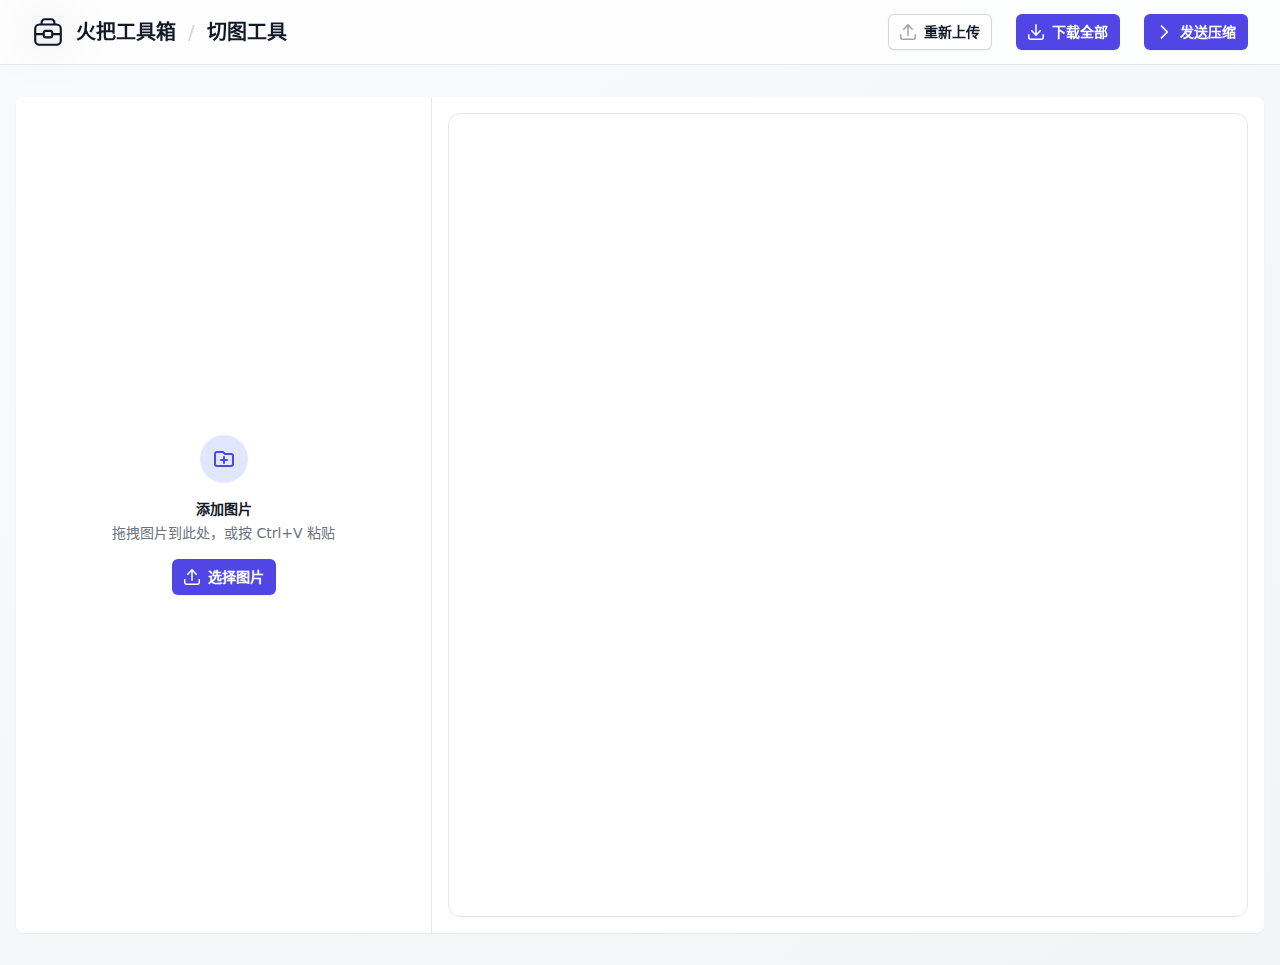
<file: tools/split-images/index.html>
<!DOCTYPE html>
<html lang="zh-CN">
<head>
    <meta charset="UTF-8">
    <meta name="viewport" content="width=device-width, initial-scale=1.0">
    <title>切图工具 - 火把工具箱</title>
    <!-- Tailwind CSS -->
    <script src="../../lib/tailwind.min.js"></script>
    <!-- JSZip -->
    <script src="../../lib/jszip.min.js"></script>
    <link rel="stylesheet" href="style.css">
</head>
<body class="bg-gradient-to-br from-gray-50 to-gray-100 min-h-screen">
    <!-- 导航栏 -->
    <nav class="bg-white/80 backdrop-blur-sm border-b border-gray-200 sticky top-0 z-50">
        <div class="mx-auto max-w-7xl px-4 sm:px-6 lg:px-8">
            <div class="flex h-16 items-center">
                <div class="flex items-center gap-x-3">
                    <a href="../../index.html" class="flex items-center gap-x-3">
                        <div class="relative">
                            <svg t="1737523047202" class="h-8 w-8 text-gray-900" viewBox="0 0 1024 1024" version="1.1" xmlns="http://www.w3.org/2000/svg" p-id="1604" width="200" height="200">
                                <path d="M0 0h1024v1024H0z" fill="#202425" opacity=".01" p-id="1605"></path>
                                <path d="M409.6 68.266667a136.533333 136.533333 0 0 0-136.533333 136.533333v34.133333H238.933333a170.666667 170.666667 0 0 0-170.666666 170.666667v375.466667a170.666667 170.666667 0 0 0 170.666666 170.666666h546.133334a170.666667 170.666667 0 0 0 170.666666-170.666666V409.6a170.666667 170.666667 0 0 0-170.666666-170.666667h-34.133334V204.8a136.533333 136.533333 0 0 0-136.533333-136.533333h-204.8z m477.866667 477.866666h-204.8a102.4 102.4 0 0 0-102.4-102.4h-136.533334a102.4 102.4 0 0 0-102.4 102.4H136.533333v-136.533333a102.4 102.4 0 0 1 102.4-102.4h546.133334a102.4 102.4 0 0 1 102.4 102.4v136.533333z m-204.8 68.266667h204.8v170.666667a102.4 102.4 0 0 1-102.4 102.4H238.933333a102.4 102.4 0 0 1-102.4-102.4v-170.666667h204.8a102.4 102.4 0 0 0 102.4 102.4h136.533334a102.4 102.4 0 0 0 102.4-102.4z m-68.266667-34.133333v34.133333a34.133333 34.133333 0 0 1-34.133333 34.133333h-136.533334a34.133333 34.133333 0 0 1-34.133333-34.133333v-68.266667a34.133333 34.133333 0 0 1 34.133333-34.133333h136.533334a34.133333 34.133333 0 0 1 34.133333 34.133333v34.133334z m68.266667-341.333334H341.333333V204.8a68.266667 68.266667 0 0 1 68.266667-68.266667h204.8a68.266667 68.266667 0 0 1 68.266667 68.266667v34.133333z" fill="currentColor" p-id="1606"></path>
                            </svg>
                            <div class="absolute inset-0 bg-gray-900/10 blur-xl rounded-full"></div>
                        </div>
                        <span class="text-xl font-bold text-gray-900">火把工具箱</span>
                    </a>
                    <span class="text-gray-300 text-xl">/</span>
                    <span class="text-xl font-bold text-gray-900">切图工具</span>
                </div>
                <div class="flex items-center gap-x-4 sm:gap-x-6 ml-auto">
                    <input type="file" id="imageInput" accept="image/*" class="hidden">
                    <button id="uploadBtn" class="inline-flex items-center gap-x-1.5 rounded-md bg-white px-3 py-2 text-sm font-semibold text-gray-900 shadow-sm ring-1 ring-inset ring-gray-300 hover:bg-gray-50">
                        <svg class="-ml-0.5 h-5 w-5 text-gray-400" viewBox="0 0 20 20" fill="currentColor">
                            <path d="M9.25 13.25a.75.75 0 001.5 0V4.636l2.955 3.129a.75.75 0 001.09-1.03l-4.25-4.5a.75.75 0 00-1.09 0l-4.25 4.5a.75.75 0 101.09 1.03L9.25 4.636v8.614z" />
                            <path d="M3.5 12.75a.75.75 0 00-1.5 0v2.5A2.75 2.75 0 004.75 18h10.5A2.75 2.75 0 0018 15.25v-2.5a.75.75 0 00-1.5 0v2.5c0 .69-.56 1.25-1.25 1.25H4.75c-.69 0-1.25-.56-1.25-1.25v-2.5z" />
                        </svg>
                        重新上传
                    </button>
                    <button id="downloadAllBtn" class="inline-flex items-center gap-x-1.5 rounded-md bg-indigo-600 px-3 py-2 text-sm font-semibold text-white shadow-sm hover:bg-indigo-500 focus-visible:outline focus-visible:outline-2 focus-visible:outline-offset-2 focus-visible:outline-indigo-600">
                        <svg class="-ml-0.5 h-5 w-5" viewBox="0 0 20 20" fill="currentColor">
                            <path d="M10.75 2.75a.75.75 0 00-1.5 0v8.614L6.295 8.235a.75.75 0 10-1.09 1.03l4.25 4.5a.75.75 0 001.09 0l4.25-4.5a.75.75 0 00-1.09-1.03l-2.955 3.129V2.75z" />
                            <path d="M3.5 12.75a.75.75 0 00-1.5 0v2.5A2.75 2.75 0 004.75 18h10.5A2.75 2.75 0 0018 15.25v-2.5a.75.75 0 00-1.5 0v2.5c0 .69-.56 1.25-1.25 1.25H4.75c-.69 0-1.25-.56-1.25-1.25v-2.5z" />
                        </svg>
                        下载全部
                    </button>
                    <button id="sendToCompressBtn" class="inline-flex items-center gap-x-1.5 rounded-md bg-indigo-600 px-3 py-2 text-sm font-semibold text-white shadow-sm hover:bg-indigo-500 focus-visible:outline focus-visible:outline-2 focus-visible:outline-offset-2 focus-visible:outline-indigo-600">
                        <svg class="-ml-0.5 h-5 w-5" fill="none" stroke="currentColor" viewBox="0 0 24 24">
                            <path stroke-linecap="round" stroke-linejoin="round" stroke-width="2" d="M9 5l7 7-7 7"/>
                        </svg>
                        发送压缩
                    </button>
                </div>
            </div>
        </div>
    </nav>

    <!-- 主要内容区域 -->
    <div class="container mx-auto px-4  max-w-7xl">
        <div class="flex flex-1 overflow-hidden bg-white shadow-sm rounded-lg mx-auto max-w-7xl my-8">
            <!-- 左侧编辑区域 -->
            <div class="w-1/3 border-r border-gray-200">
                <div id="canvasContainer" class="h-full relative">
                    <canvas id="mainCanvas" class="hidden"></canvas>
                    <div class="drop-zone-hint absolute inset-0 flex items-center justify-center cursor-pointer" onclick="document.getElementById('imageInput').click()">
                        <div class="text-center">
                            <div class="mx-auto flex h-12 w-12 items-center justify-center rounded-full bg-indigo-100">
                                <svg class="h-6 w-6 text-indigo-600" viewBox="0 0 24 24" fill="none" stroke="currentColor">
                                    <path stroke-linecap="round" stroke-linejoin="round" stroke-width="2" d="M9 13h6m-3-3v6m-9 1V7a2 2 0 012-2h6l2 2h6a2 2 0 012 2v8a2 2 0 01-2 2H5a2 2 0 01-2-2z" />
                                </svg>
                            </div>
                            <div class="mt-4">
                                <div class="text-sm font-semibold text-gray-900">添加图片</div>
                                <p class="mt-1 text-sm text-gray-500">拖拽图片到此处，或按 Ctrl+V 粘贴</p>
                                <button class="mt-4 inline-flex items-center gap-x-1.5 rounded-md bg-indigo-600 px-3 py-2 text-sm font-semibold text-white shadow-sm hover:bg-indigo-500 focus-visible:outline focus-visible:outline-2 focus-visible:outline-offset-2 focus-visible:outline-indigo-600">
                                    <svg class="-ml-0.5 h-5 w-5" viewBox="0 0 20 20" fill="currentColor">
                                        <path d="M9.25 13.25a.75.75 0 001.5 0V4.636l2.955 3.129a.75.75 0 001.09-1.03l-4.25-4.5a.75.75 0 00-1.09 0l-4.25 4.5a.75.75 0 101.09 1.03L9.25 4.636v8.614z" />
                                        <path d="M3.5 12.75a.75.75 0 00-1.5 0v2.5A2.75 2.75 0 004.75 18h10.5A2.75 2.75 0 0018 15.25v-2.5a.75.75 0 00-1.5 0v2.5c0 .69-.56 1.25-1.25 1.25H4.75c-.69 0-1.25-.56-1.25-1.25v-2.5z" />
                                    </svg>
                                    选择图片
                                </button>
                            </div>
                        </div>
                    </div>
                </div>
            </div>

            <!-- 右侧预览区域 -->
            <div class="w-2/3">
                <div id="previewArea" class="h-full overflow-y-auto px-6 py-6">
                    <!-- 预览内容将在这里显示 -->
                </div>
            </div>
        </div>
    </div>
    
    <script src="script.js"></script>
</body>
</html>
</file>
<file: tools/banner-color/style.css>
:root {
            --main-color: #4338CA;
            --bg-color: #f7f8fa;
            --text-color: #ffffff;
        }

        /* 添加颜色过渡效果 */
        .top-section, .status-bar, .search-input, .tag, .battery-icon, .battery-level {
            transition: all 0.3s ease;
        }

        .top-section {
            color: var(--text-color);
        }

        /* 隐藏滚动条但保持可滚动 */
        .hide-scrollbar {
            -ms-overflow-style: none;  /* IE and Edge */
            scrollbar-width: none;     /* Firefox */
        }
        .hide-scrollbar::-webkit-scrollbar {
            display: none;             /* Chrome, Safari and Opera */
        }

        /* 设备屏幕 */
        .device-screen {
            border-radius: 34px;  /* 设置圆角稍微小于外壳的圆角 */
            overflow: hidden;
        }

        /* 预览内容 */
        .preview-content {
            overflow: hidden;
            position: relative;
        }

        /* 顶部区域（包含状态栏、搜索、标签） */
        .top-section {
            background-color: var(--main-color);
            padding-top: 44px;
            
            position: relative;
            z-index: 1;
        }

        /* 状态栏样式 */
        .status-bar {
            height: 44px;
            font-size: 14px;
            font-weight: 500;
            display: flex;
            align-items: center;
            padding: 0 16px;
            position: absolute;
            top: 0;
            left: 0;
            right: 0;
            z-index: 10;
            background-color: var(--main-color);
        }

        /* 搜索栏 */
        .search-bar {
            height: 48px;
            padding: 0 16px;
            display: flex;
            align-items: center;
            gap: 16px;
        }

        .search-input-wrapper {
            flex: 1;
            position: relative;
            height: 32px;
        }

        .search-input {
            background-color: rgba(255, 255, 255, 0.1);
            border-radius: 9999px;
            height: 32px;
            width: 100%;
            padding: 0 16px 0 40px;
            outline: none;
            font-size: 13px;
            color: inherit;
        }

        .search-input::placeholder {
            color: inherit;
            opacity: 0.6;
        }

        .punch-button {
            width: 32px;
            height: 32px;
            display: flex;
            align-items: center;
            justify-content: center;
            flex-shrink: 0;
        }

        /* 标签栏 */
        .tags-bar {
            height: 40px;
            padding: 0 16px;
            display: flex;
            align-items: center;
            overflow-x: auto;
        }

        .tags-list {
            display: flex;
            gap: 16px;
            white-space: nowrap;
            height: 24px;
            align-items: center;
        }

        .tag {
            height: 24px;
            display: flex;
            align-items: center;
            line-height: 24px;
        }

        .tag.active {
            font-size: 18px;
        }

        .tag:not(.active) {
            font-size: 16px;
            opacity: 0.6;
        }

        /* 轮播区域 */
        .swiper-section {
            background: linear-gradient(180deg, var(--main-color) 0%, var(--bg-color) 100%);
            padding: 16px 0 20px;
            
        }

        /* 内容区域 */
        .content-section {
            background-color: var(--bg-color);
            min-height: 400px;
            flex: 1;
        }

        /* Swiper 样式 */
        .swiper {
            width: 375px;
            height: 146px;
        }

        .swiper-slide {
            width: 343px !important;
            height: 146px;
            border-radius: 12px;
            overflow: hidden;
        }

        .swiper-slide img {
            width: 100%;
            height: 100%;
            object-fit: cover;
        }

        /* 分页器样式 */
        .swiper-pagination {
            bottom: 8px !important;
        }

        .swiper-pagination-bullet {
            width: 6px;
            height: 6px;
            background: rgba(255, 255, 255, 0.6);
            opacity: 1;
        }

        .swiper-pagination-bullet-active {
            background: #fff;
        }

        /* 渐变背景 */
        .gradient-bg {
            position: absolute;
            left: 0;
            right: 0;
            bottom: 0;
            height: 100px;
            background: linear-gradient(to bottom, rgba(255,255,255,0), rgba(255,255,255,1));
            pointer-events: none;
            z-index: 1;
        }

        /* 预览模式按钮样式 */
        .preview-mode-btn {
            transition: all 0.2s;
        }

        .preview-mode-btn.active {
            background-color: rgb(238 242 255);
            color: rgb(79 70 229);
        }

        .preview-mode-btn:not(.active):hover {
            background-color: rgb(249 250 251);
        }

        /* 设备预览区域 */
        #previewContent {
            width: 375px;
            height: 812px;
            background: #f7f8fa;
            overflow: hidden;
            position: relative;
            box-shadow: 0 0 0 1px rgba(0, 0, 0, 0.05), 0 2px 20px rgba(0, 0, 0, 0.08);
            border-radius: 44px;
        }
</file>
<file: tools/color-picker/style.css>
/* 图片容器样式 */
.image-container {
    display: flex;
    align-items: center;
    max-width: 48rem;
    margin: 0 auto 2rem;
    background-color: white;
    border-radius: 0.5rem;
    box-shadow: 0 1px 2px 0 rgba(0, 0, 0, 0.05);
    padding: 1rem;
}

.image-container img {
    width: 24rem;
    height: 10rem;
    object-fit: cover;
    border-radius: 0.5rem;
    box-shadow: 0 1px 2px 0 rgba(0, 0, 0, 0.05);
    margin-right: 1.5rem;
}

/* 颜色信息样式 */
.color-info {
    display: flex;
    flex-direction: column;
    gap: 0.75rem;
}

.color-box {
    width: 8rem;
    height: 3rem;
    border-radius: 0.375rem;
    display: flex;
    align-items: center;
    justify-content: center;
    cursor: pointer;
    font-weight: 500;
    font-size: 0.875rem;
    position: relative;
    transition: all 0.2s;
}

.color-box:hover {
    transform: scale(1.05);
}

.color-box::after {
    content: "点击复制";
    position: absolute;
    inset: 0;
    display: flex;
    align-items: center;
    justify-content: center;
    font-size: 0.875rem;
    background-color: rgba(0, 0, 0, 0.5);
    border-radius: 0.375rem;
    color: white;
    opacity: 0;
    transition: opacity 0.3s;
}

.color-box:hover::after {
    opacity: 1;
}

.color-box:hover span {
    opacity: 0;
}

.color-box span {
    transition: opacity 0.3s;
}

/* 拖放区域激活状态 */
#dropZone.dragover {
    border-color: #3b82f6;
    background-color: #eff6ff;
}

/* Toast 动画 */
@keyframes fadeIn {
    from {
        opacity: 0;
        transform: translateY(1rem);
    }
    to {
        opacity: 1;
        transform: translateY(0);
    }
}

@keyframes fadeOut {
    from {
        opacity: 1;
        transform: translateY(0);
    }
    to {
        opacity: 0;
        transform: translateY(1rem);
    }
}

.toast-show {
    opacity: 1 !important;
    animation: fadeIn 0.5s, fadeOut 0.5s 2.5s;
}
</file>
<file: tools/qrcode/style.css>
/* 自定义滚动条 */
::-webkit-scrollbar {
    width: 8px;
    height: 8px;
}

::-webkit-scrollbar-track {
    background: transparent;
}

::-webkit-scrollbar-thumb {
    background: rgba(0, 0, 0, 0.1);
    border-radius: 4px;
}

::-webkit-scrollbar-thumb:hover {
    background: rgba(0, 0, 0, 0.2);
}

/* 文本选择样式 */
::selection {
    background: rgba(59, 130, 246, 0.1);
}

/* 自定义 range 输入样式 */
input[type="range"] {
    -webkit-appearance: none;
    height: 4px;
    background: #e5e7eb;
    border-radius: 2px;
    outline: none;
}

input[type="range"]::-webkit-slider-thumb {
    -webkit-appearance: none;
    width: 16px;
    height: 16px;
    background: #fff;
    border: 2px solid #6366f1;
    border-radius: 50%;
    cursor: pointer;
    transition: all 0.2s ease;
}

input[type="range"]::-webkit-slider-thumb:hover {
    background: #6366f1;
}

/* 自定义 color 输入样式 */
input[type="color"] {
    -webkit-appearance: none;
    padding: 0;
    border: none;
    border-radius: 4px;
    overflow: hidden;
}

input[type="color"]::-webkit-color-swatch-wrapper {
    padding: 0;
}

input[type="color"]::-webkit-color-swatch {
    border: none;
    border-radius: 4px;
}

/* 动画效果 */
@keyframes fade-in {
    from {
        opacity: 0;
        transform: translateY(-10px);
    }
    to {
        opacity: 1;
        transform: translateY(0);
    }
}

.animate-fade-in {
    animation: fade-in 0.3s ease-out forwards;
}

@keyframes fade-out {
    from {
        opacity: 1;
        transform: translateY(0);
    }
    to {
        opacity: 0;
        transform: translateY(-10px);
    }
}

.animate-fade-out {
    animation: fade-out 0.3s ease-out forwards;
}

/* Logo 预览样式 */
#logoPreview {
    top: 50%;
    left: 50%;
    transform: translate(-50%, -50%);
    border-radius: 8px;
    background: #fff;
    box-shadow: 0 2px 4px rgba(0, 0, 0, 0.1);
}

/* 预览区域样式 */
#qrPreview {
    display: inline-block;
    padding: 20px;
    background: #fff;
    border-radius: 8px;
    box-shadow: 0 1px 3px rgba(0, 0, 0, 0.1);
}

#qrPreview img {
    display: block;
    border-radius: 4px;
}

/* 消息提示样式 */
.message {
    position: fixed;
    top: 1rem;
    right: 1rem;
    padding: 0.75rem 1.5rem;
    border-radius: 0.5rem;
    background: #fff;
    box-shadow: 0 4px 6px -1px rgba(0, 0, 0, 0.1), 0 2px 4px -1px rgba(0, 0, 0, 0.06);
    z-index: 50;
    transition: all 0.3s ease;
}

.message.success {
    background: #34d399;
    color: #fff;
}

.message.error {
    background: #f87171;
    color: #fff;
}

/* 按钮动画 */
button {
    transition: all 0.2s ease;
}

button:active {
    transform: scale(0.98);
}

/* 颜色选择器样式 */
.pickr {
    position: relative;
}

.pickr button {
    width: 100% !important;
    height: 100% !important;
    border-radius: 6px !important;
    box-shadow: none !important;
    border: 1px solid #E5E7EB !important;
}

.pickr .pcr-button::before {
    border-radius: 5px !important;
}

.pickr .pcr-button::after {
    border-radius: 4px !important;
    background: repeating-conic-gradient(#E5E7EB 0% 25%, transparent 0% 50%) 50% / 8px 8px !important;
}

.pcr-app.monolith {
    border-radius: 8px !important;
    box-shadow: 0 4px 6px -1px rgba(0, 0, 0, 0.1), 0 2px 4px -1px rgba(0, 0, 0, 0.06) !important;
}

.pcr-app.monolith .pcr-swatches {
    margin-top: 0.5rem !important;
    padding: 0 0.5rem !important;
}

.pcr-app.monolith .pcr-swatches > button {
    width: 1.5rem !important;
    height: 1.5rem !important;
    border-radius: 4px !important;
}

.pcr-app.monolith .pcr-interaction {
    padding: 0.5rem !important;
}

.pcr-app.monolith .pcr-interaction input {
    border-radius: 4px !important;
    background: #F9FAFB !important;
    border: 1px solid #E5E7EB !important;
}

.pcr-app.monolith .pcr-interaction .pcr-save {
    background: #4F46E5 !important;
    border-radius: 4px !important;
}

/* 加载指示器样式 */
.loading-indicator {
    position: absolute;
    top: 50%;
    left: 50%;
    transform: translate(-50%, -50%);
    display: flex;
    flex-direction: column;
    align-items: center;
    gap: 1rem;
    z-index: 10;
}

.loading-indicator.hidden {
    display: none;
}

.loading-spinner {
    width: 40px;
    height: 40px;
    border: 3px solid rgba(99, 102, 241, 0.1);
    border-radius: 50%;
    border-top-color: #6366f1;
    animation: spin 1s linear infinite;
}

.loading-text {
    color: #6366f1;
    font-size: 0.875rem;
    font-weight: 500;
}

@keyframes spin {
    to {
        transform: rotate(360deg);
    }
}

/* 生成中的二维码容器样式 */
#qrCanvas.generating {
    opacity: 0.5;
    filter: blur(2px);
    transition: opacity 0.3s ease, filter 0.3s ease;
}

#qrCanvas:not(.generating) {
    opacity: 1;
    filter: none;
    transition: opacity 0.3s ease, filter 0.3s ease;
}
</file>
<file: tools/split-images/style.css>
#canvasContainer {
    position: relative;
    overflow: hidden;
    height: calc(100vh - 64px); /* 减去顶部导航栏的高度 */
    background-image: linear-gradient(45deg, #f0f0f0 25%, transparent 25%),
                      linear-gradient(-45deg, #f0f0f0 25%, transparent 25%),
                      linear-gradient(45deg, transparent 75%, #f0f0f0 75%),
                      linear-gradient(-45deg, transparent 75%, #f0f0f0 75%);
    background-size: 20px 20px;
    background-position: 0 0, 0 10px, 10px -10px, -10px 0px;
    background-color: #ffffff;
}

#mainCanvas {
    display: block;
    cursor: crosshair;
    background: transparent;
    width: 100%;
    height: 100%;
}

.drop-zone-hint {
    background-color: white;
    border-radius: 0.5rem;
    transition: all 0.2s ease-in-out;
}

.drop-zone-hint button {
    pointer-events: auto;
}

#canvasContainer.dragging .drop-zone-hint {
    background-color: rgb(238 242 255);
}

.preview-section {
    position: relative;
    margin-bottom: 1rem;
    background-color: white;
    border-radius: 0.5rem;
    overflow: hidden;
    box-shadow: 0 1px 2px 0 rgb(0 0 0 / 0.05);
}

.preview-section:last-child {
    margin-bottom: 0;
}

.preview-container {
    position: relative;
    display: flex;
    gap: 0.75rem;
    justify-content: center;
    padding: 1.5rem;
    background: #f9fafb;
}

.preview-container canvas {
    display: block;
    border-radius: 0.375rem;
    box-shadow: 0 1px 3px 0 rgb(0 0 0 / 0.1);
}

.preview-size {
    position: absolute;
    top: 0.5rem;
    left: 0.75rem;
    font-size: 0.75rem;
    color: #6b7280;
    background: white;
    padding: 0.25rem 0.5rem;
    border-radius: 0.25rem;
    box-shadow: 0 1px 2px 0 rgb(0 0 0 / 0.05);
}

.actions {
    display: flex;
    justify-content: center;
    gap: 0.75rem;
    padding: 0.75rem;
    background: white;
}

.actions button {
    position: relative;
    display: inline-flex;
    align-items: center;
    justify-content: center;
    gap: 0.375rem;
    border-radius: 0.375rem;
    padding: 0.5rem 0.875rem;
    font-size: 0.875rem;
    font-weight: 500;
    line-height: 1.25rem;
    color: rgb(55 65 81);
    background-color: white;
    border: 1px solid rgb(209 213 219);
    transition-property: all;
    transition-timing-function: cubic-bezier(0.4, 0, 0.2, 1);
    transition-duration: 150ms;
}

.actions button:hover:not(:disabled) {
    color: rgb(79 70 229);
    border-color: rgb(79 70 229);
    background-color: rgb(238 242 255);
}

.actions button.active {
    color: rgb(79 70 229);
    border-color: rgb(79 70 229);
    background-color: rgb(238 242 255);
}

.actions button:disabled {
    opacity: 0.5;
    cursor: not-allowed;
}

.actions button.download-btn {
    color: white;
    background-color: rgb(79 70 229);
    border-color: transparent;
}

.actions button.download-btn:hover:not(:disabled) {
    background-color: rgb(67 56 202);
    border-color: transparent;
}

/* 调整主布局 */
.flex.h-screen.pt-14 {
    padding-top: 3.5rem;
    gap: 1rem;
    padding: 3.5rem 1rem 1rem 1rem;
    background: #f9fafb;
}

/* 左侧编辑区域 */
.w-1/2.bg-white {
    background: transparent;
    padding: 0;
}

/* 右侧预览区域 */
#previewArea {
    padding: 1rem;
    margin: 1rem;
    background: white;
    border-radius: 0.75rem;
    border: 1px solid #e5e7eb;
    height: calc(100vh - 96px); /* 64px(顶部导航) + 16px(上边距) + 16px(下边距) */
    overflow-y: auto;
}

/* 美化滚动条 */
#previewArea::-webkit-scrollbar {
    width: 8px;
}

#previewArea::-webkit-scrollbar-track {
    background: #f1f1f1;
    border-radius: 4px;
}

#previewArea::-webkit-scrollbar-thumb {
    background: #d1d5db;
    border-radius: 4px;
}

#previewArea::-webkit-scrollbar-thumb:hover {
    background: #9ca3af;
}

#editArea {
    position: relative;
    display: flex;
}

#verticalRuler {
    width: 30px;
    background-color: #f3f4f6;
    position: relative;
    cursor: crosshair;
    border-right: 1px solid #e5e7eb;
}

.ruler-tick {
    position: absolute;
    left: 0;
    width: 100%;
    height: 1px;
    background-color: #d1d5db;
}

.ruler-tick::after {
    content: attr(data-value);
    position: absolute;
    left: 2px;
    top: -7px;
    font-size: 10px;
    color: #6b7280;
}

.ruler-tick.major {
    height: 2px;
    background-color: #9ca3af;
}

#imageContainer {
    position: relative;
    flex: 1;
}

#sourceCanvas {
    display: block;
    width: 100%;
}

#rulerLines {
    position: absolute;
    top: 0;
    left: 0;
    width: 100%;
    height: 100%;
    pointer-events: none;
}

#rulerLines .ruler-line {
    pointer-events: auto;
}
</file>
